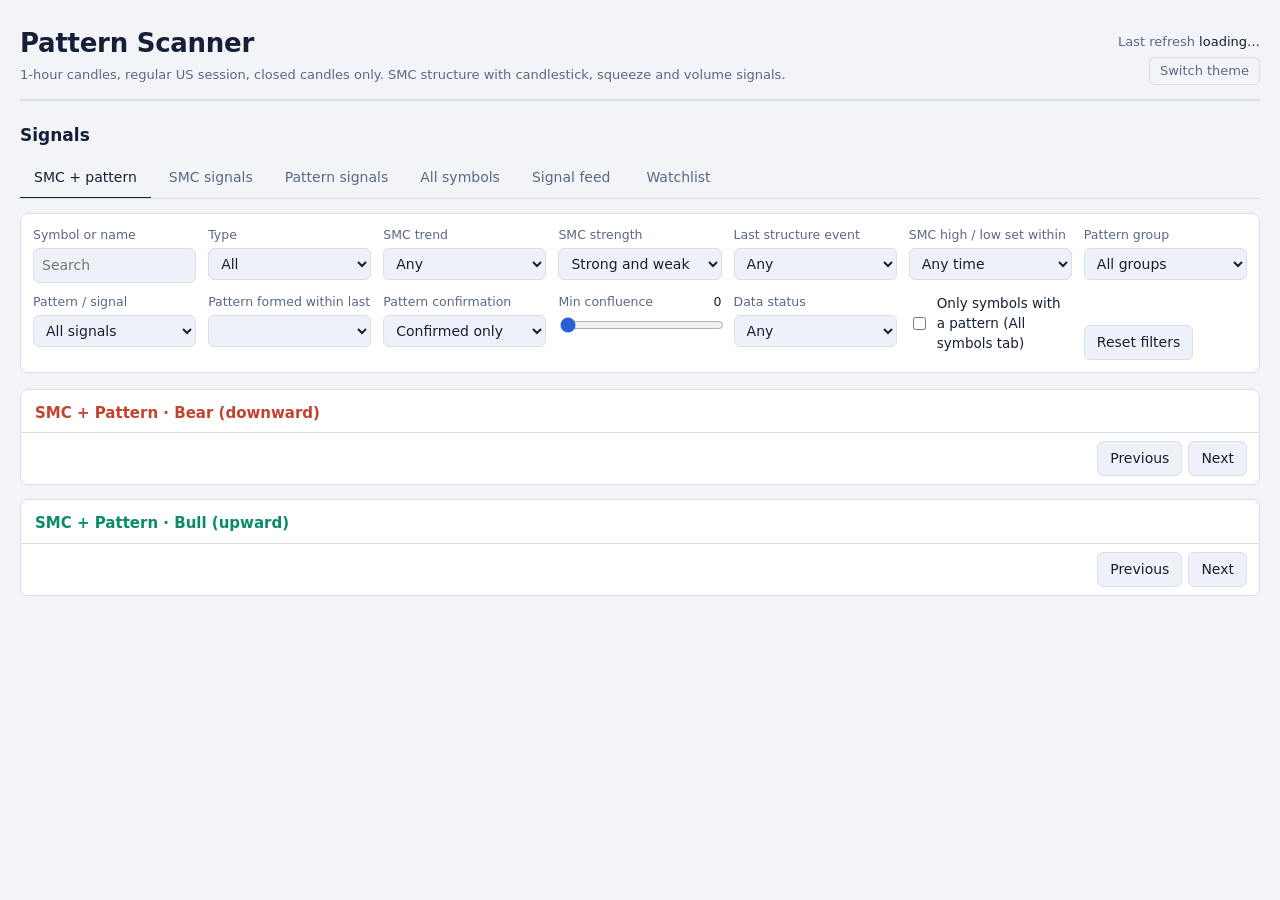
<file: index.html>
<!DOCTYPE html>
<html lang="en">
<head>
<meta charset="utf-8">
<meta http-equiv="refresh" content="0; url=main-dashboard/index.html">
<link rel="canonical" href="main-dashboard/index.html">
<title>Pattern Scanner</title>
</head>
<body>
<p>Opening the scanner… <a href="main-dashboard/index.html">Click here if nothing happens.</a></p>
</body>
</html>
</file>
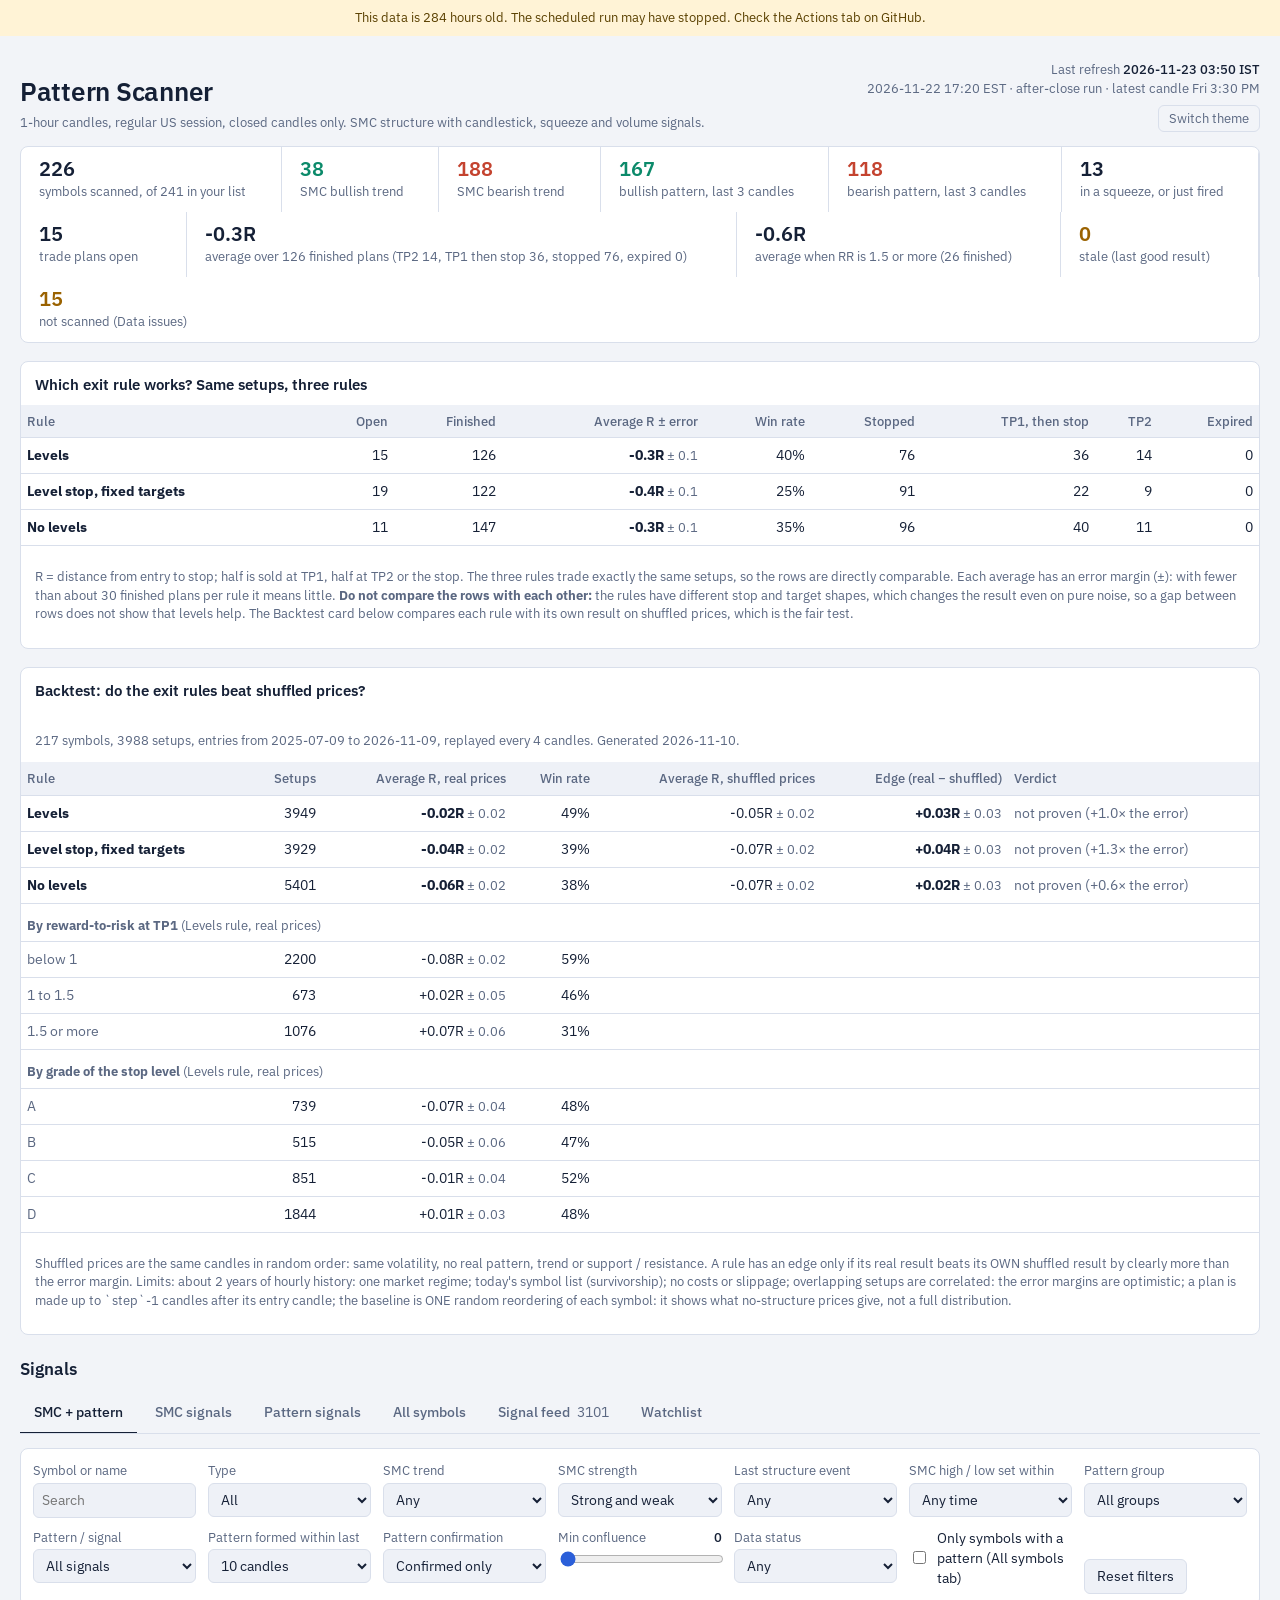
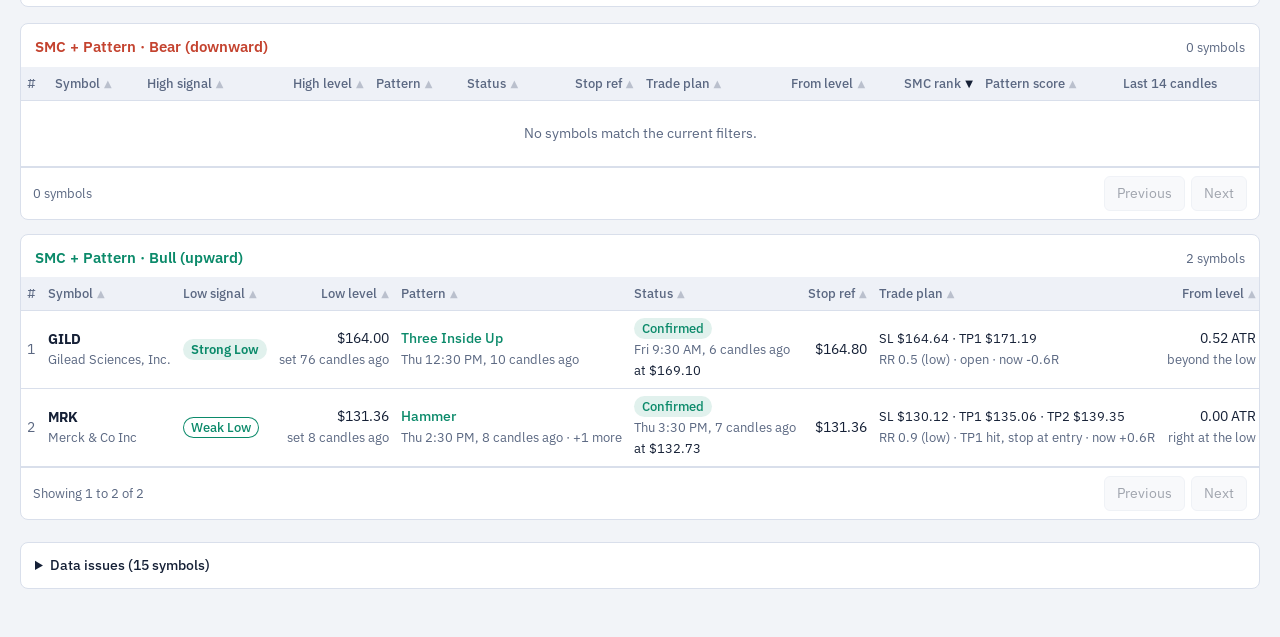
<file: main-dashboard/index.html>
<!DOCTYPE html>
<html lang="en">
<head>
<meta charset="utf-8">
<meta name="viewport" content="width=device-width, initial-scale=1, viewport-fit=cover">
<title>Pattern Scanner</title>
<link rel="preconnect" href="https://fonts.googleapis.com">
<link rel="preconnect" href="https://fonts.gstatic.com" crossorigin>
<link href="https://fonts.googleapis.com/css2?family=IBM+Plex+Sans:wght@400;500;600&display=swap" rel="stylesheet">
<link rel="stylesheet" href="../assets/style.css">
</head>
<body>
<div class="banner err hidden" id="errBanner"></div>
<div class="banner hidden" id="staleBanner"></div>
<div class="wrap">

<header class="top">
  <div>
    <h1>Pattern Scanner</h1>
    <p>1-hour candles, regular US session, closed candles only. SMC structure with candlestick, squeeze and volume signals.</p>
  </div>
  <div class="refresh">
    <div>Last refresh <strong id="refreshIST">loading…</strong></div>
    <div id="refreshSub"></div>
    <button class="theme-btn" id="themeBtn" type="button">Switch theme</button>
  </div>
</header>

<section class="stats" id="stats" aria-label="Scan summary"></section>
<section id="planCompare"></section>
<section id="backtestCard"></section>

<div class="sec"><h2>Signals</h2></div>

<div class="tabs" role="tablist">
  <button class="tab" role="tab" aria-selected="true" data-tab="combo">SMC + pattern</button>
  <button class="tab" role="tab" aria-selected="false" data-tab="smc">SMC signals</button>
  <button class="tab" role="tab" aria-selected="false" data-tab="pat">Pattern signals</button>
  <button class="tab" role="tab" aria-selected="false" data-tab="all">All symbols</button>
  <button class="tab" role="tab" aria-selected="false" data-tab="feed">Signal feed<span class="count" id="feedCount"></span></button>
  <button class="tab" role="tab" aria-selected="false" data-tab="watch">Watchlist<span class="count" id="watchCount"></span></button>
</div>

<section class="filters" aria-label="Filters">
  <div class="field"><label for="fSearch">Symbol or name</label><input id="fSearch" type="search" placeholder="Search"></div>
  <div class="field"><label for="fType">Type</label><select id="fType"><option value="">All</option><option>Stock</option><option>ETF</option></select></div>
  <div class="field"><label for="fSmc">SMC trend</label><select id="fSmc"><option value="">Any</option><option value="BULLISH">Bullish</option><option value="BEARISH">Bearish</option></select></div>
  <div class="field"><label for="fStrength">SMC strength</label><select id="fStrength"><option value="">Strong and weak</option><option value="STRONG">Strong only</option><option value="WEAK">Weak only</option></select></div>
  <div class="field"><label for="fEvent">Last structure event</label><select id="fEvent"><option value="">Any</option><option value="BOS">BOS</option><option value="CHOCH">CHoCH</option></select></div>
  <div class="field"><label for="fAge">SMC high / low set within</label><select id="fAge"><option value="">Any time</option><option value="3">3 candles</option><option value="6">6 candles</option><option value="10">10 candles</option><option value="20">20 candles</option><option value="35">35 candles</option></select></div>
  <div class="field"><label for="fGroup">Pattern group</label><select id="fGroup"><option value="">All groups</option></select></div>
  <div class="field"><label for="fPat">Pattern / signal</label><select id="fPat"><option value="">All signals</option></select></div>
  <div class="field"><label for="fWin">Pattern formed within last</label><select id="fWin"></select></div>
  <div class="field"><label for="fConfirm">Pattern confirmation</label><select id="fConfirm"><option value="confirmed" selected>Confirmed only</option><option value="pending">Pending only</option><option value="any">Confirmed and pending</option></select></div>
  <div class="field"><label for="fConf">Min confluence <span class="val" id="fConfVal">0</span></label><input id="fConf" type="range" min="0" max="90" step="5" value="0"></div>
  <div class="field"><label for="fStatus">Data status</label><select id="fStatus"><option value="">Any</option><option>OK</option><option>STALE</option></select></div>
  <div class="field check"><label><input id="fOnly" type="checkbox"> Only symbols with a pattern (All symbols tab)</label></div>
  <div class="actions"><button class="btn" id="fReset" type="button">Reset filters</button></div>
</section>

<div id="viewCombo"><section class="pair one" id="fullCombo"></section></div>
<div id="viewSmc" class="hidden"><section class="pair" id="fullSmc"></section></div>
<div id="viewPat" class="hidden"><section class="pair" id="fullPat"></section></div>

<div id="viewAll" class="hidden">
  <section class="card">
    <div class="scroll"><table id="tbl" style="min-width:1280px"><thead><tr id="thead"></tr></thead><tbody id="tbody"></tbody></table></div>
    <div class="empty hidden" id="emptyAll"></div>
    <div class="pager"><span class="muted small" id="pagerInfo"></span><div class="btns"><button class="btn" id="prev" type="button">Previous</button><button class="btn" id="next" type="button">Next</button></div></div>
  </section>
</div>

<div id="viewFeed" class="hidden"><section class="card"><ul class="feed" id="feed"></ul><div class="empty hidden" id="emptyFeed"><b>No signals in this window</b>Try a longer window or reset the filters.</div></section></div>

<div id="viewWatch" class="hidden"><section class="card"><div class="scroll"><table id="tblWatch" style="min-width:1280px"><thead><tr id="theadW"></tr></thead><tbody id="tbodyW"></tbody></table></div>
  <div class="empty hidden" id="emptyWatch"><b>Your watchlist is empty</b>Select the star next to a symbol in the All symbols tab. Stars are saved in this browser only.</div></section></div>

<details class="issues" id="issues" hidden>
  <summary id="issuesSummary"></summary>
  <div class="body">
    <p class="muted small">These symbols are not in the tables above. Fix them in <code>shared-data/symbols.csv</code> (the <code>Yahoo Symbol</code> and <code>Active</code> columns) and the next run picks the change up.</p>
    <div class="scroll"><table><thead><tr><th>Symbol</th><th>Yahoo symbol</th><th>Status</th><th>Detail</th></tr></thead><tbody id="issuesBody"></tbody></table></div>
    <p class="muted small" id="csvProblems"></p>
  </div>
</details>

</div>
<script src="../assets/common.js"></script>
<script>
let DATA = null, LIVE = [], META = {};
let watch = getWatch();
const $ = (s, r=document) => r.querySelector(s);
const stockUrl = sym => '../stock/index.html?symbol=' + encodeURIComponent(sym);
const DEFAULT_F = {q:'', type:'', smc:'', strength:'', event:'', age:'', group:'', pat:'', win:10, conf:0, status:'', confirm:'confirmed', only:false};
const state = { tab: 'combo', f: {...DEFAULT_F}, all: {key: 'conf', dir: -1, page: 1, per: 25},
  t: { smcHigh: {key:'rank', dir:-1, page:1}, smcLow: {key:'rank', dir:-1, page:1}, patBull: {key:'score', dir:-1, page:1}, patBear: {key:'score', dir:-1, page:1},
    comboLow: {key:'rank', dir:-1, page:1}, comboHigh: {key:'rank', dir:-1, page:1} } };
const PER = 20;

/* ---------- small cell helpers ---------- */
const SIG = {STRONG_HIGH:['sh','Strong High'], WEAK_HIGH:['wh','Weak High'], STRONG_LOW:['sl','Strong Low'], WEAK_LOW:['wl','Weak Low']};
const sigPill = sig => SIG[sig] ? '<span class="pill ' + SIG[sig][0] + '">' + SIG[sig][1] + '</span>' : '<span class="muted">–</span>';
const EV = {BOS:'BOS', CHOCH:'CHoCH'};
function trendCell(s){
  const m = s.smc || {}, t = m.trend;
  if (t !== 'BULLISH' && t !== 'BEARISH') return '<span class="muted small">Unknown</span>';
  const ev = EV[m.structure_event] ? EV[m.structure_event] + (m.structure_bars_since >= 0 ? ', ' + m.structure_bars_since + ' ago' : '') : '';
  return '<span class="pill ' + (t === 'BULLISH' ? 'bull' : 'bear') + '">' + (t === 'BULLISH' ? 'Bullish' : 'Bearish') + '</span> <span class="muted small">' + esc(ev) + '</span>';
}
const symCell = s => '<a class="symlink" href="' + stockUrl(s.symbol) + '"><b>' + esc(s.symbol) + '</b></a><span class="small muted" title="' + esc(s.name) + '" style="display:block;max-width:130px;white-space:nowrap;overflow:hidden;text-overflow:ellipsis">' + esc(s.name) + '</span>';
const priceCell = s => '$' + money(s.price) + (s.change_pct == null ? '' : '<br><span class="small" style="color:var(--' + (s.change_pct >= 0 ? 'bull' : 'bear') + ')">' + (s.change_pct >= 0 ? '+' : '') + s.change_pct.toFixed(2) + '%</span>');
function confCell(n, dir){ if (!n) return '<span class="muted">0</span>';
  return '<div class="conf"><div class="bar"><i style="width:' + n + '%;background:var(--' + colorVar(dir) + ')"></i></div><span class="n">' + n + '</span></div>'; }
function sqCell(c){ c = c || {}; const st = c.squeeze_state, n = (c.compression_layers || []).length;
  const base = st === 'on' ? '<span class="pill neutral">Squeeze on</span>' : st === 'fired' ? '<span class="pill bull">Squeeze fired</span>' : '<span class="muted small">Off</span>';
  return base + (n >= 3 ? ' <span class="muted small" title="Layers on: ' + esc((c.compression_layers || []).join(', ')) + '">' + n + ' layers</span>' : ''); }
function rvCell(c){ const v = c && c.rel_volume; if (v == null) return '<span class="muted">–</span>';
  const cls = v >= 1.5 ? 'bull' : v <= 0.7 ? 'neutral' : 'none', txt = v >= 1.5 ? 'Spike' : v <= 0.7 ? 'Dry-up' : 'Normal';
  return v.toFixed(2) + 'x <span class="pill ' + cls + '">' + txt + '</span>'; }
function statusCell(s){ return s.scanner_status === 'OK' ? '<span class="pill none">OK</span>'
  : '<span class="pill neutral" title="' + esc(s.scan_error || 'Last scan failed') + '. Showing the previous good result from ' + esc(s.scanned_at || '?') + '.">Stale</span>'; }
function patCell(b, more){
  if (!b) return '<span class="muted">No signal in window</span>';
  return '<div class="patcell ' + b.dir + '"><b>' + esc(b.name) + '</b><span>' + esc(fmtTime(b.time)) + ', ' + agoText(b.since) + (more > 0 ? ' · +' + more + ' more' : '') + '</span></div>';
}
function levelCell(m, key){      // High/Low signal: pill + how long ago the level was set
  const sig = m[key + '_signal'], since = m[key + '_bars_since'];
  if (!SIG[sig]) return '<span class="muted">–</span>';
  return sigPill(sig) + (since != null && since >= 0 ? ' <span class="muted small">' + since + ' ago</span>' : '');
}

/* ---------- filters ---------- */
function symbolOk(s){
  const f = state.f, q = f.q.trim().toLowerCase(), m = s.smc || {};
  return (!q || s.symbol.toLowerCase().includes(q) || (s.name || '').toLowerCase().includes(q))
    && (!f.type || s.type === f.type) && (!f.smc || m.trend === f.smc) && (!f.status || s.scanner_status === f.status)
    && (!f.event || m.structure_event === f.event);
}
/* SMC rows: side 'high' uses the trailing high (Strong/Weak High, bearish rank), 'low' the trailing low. */
function smcRows(side, filtered){
  const key = side === 'high' ? 'top' : 'bottom', f = state.f;
  return (filtered ? LIVE.filter(symbolOk) : LIVE).map(s => {
    const m = s.smc || {}, level = m[key + '_signal_price'];
    return {s, sig: m[key + '_signal'], level, time: m[key + '_signal_time'], since: m[key + '_bars_since'],
      rank: side === 'high' ? m.bearish_rank_score : m.bullish_rank_score,
      away: level ? (side === 'high' ? (level - s.price) / s.price : (s.price - level) / level) * 100 : null};
  }).filter(r => SIG[r.sig]
    && (!filtered || ((!f.strength || r.sig.startsWith(f.strength)) && (f.age === '' || (r.since != null && r.since >= 0 && r.since <= +f.age)))));
}
/* Pattern rows: every symbol with at least one bullish (or bearish) signal in the window that passes the confirmation rule.
   Failed patterns never count. The Top 20 boards always use "confirmed" (patStatus in assets/common.js). */
function patRows(dir, filtered){
  const f = state.f, win = filtered ? f.win : (META.top_board_window || 20), mode = filtered ? f.confirm : 'confirmed';
  const passes = st => mode === 'any' ? st !== 'failed' : mode === 'pending' ? st === 'pending' : (st === 'confirmed' || st === 'trigger');
  return (filtered ? LIVE.filter(symbolOk) : LIVE).map(s => {
    let items = signalsIn(s, win).filter(g => g.dir === dir).map(g => ({g, st: patStatus(s, g)})).filter(x => passes(x.st));
    if (filtered) { if (f.group) items = items.filter(x => x.g.group === f.group); if (f.pat) items = items.filter(x => x.g.name === f.pat); }
    items.sort((x, y) => y.g.score - x.g.score || x.g.since - y.g.since);
    const top = items[0];
    return top ? {s, best: top.g, n: items.length, score: top.g.score, since: top.g.since, status: top.st} : null;
  }).filter(r => r && (!filtered || r.score >= f.conf));
}
const PAT_TIP = "Confirmed only by default: a candle pattern counts once a later candle has closed beyond it (the Handbook's rule). Squeeze, volume, trend and structure signals show as Trigger because the close beyond a level is the signal itself. Failed patterns are never shown. Use the Pattern confirmation filter to see pending ones.";
function patStatusCell(r, dir){
  return r.status === 'confirmed' ? '<span class="pill ' + dir + '">Confirmed</span>'
    : r.status === 'pending' ? '<span class="pill neutral" title="Pattern formed, no later candle has closed beyond it yet">Pending</span>'
    : '<span class="pill none" title="Event signal: the close beyond its level is the trigger itself, nothing further to confirm">Trigger</span>';
}

/* ---------- SMC level + reversal pattern ---------- */
/* Reversal patterns with 3 stars or more in the Handbook ratings (docs/SIGNALS.md), plus Turtle Soup and Undercut & Rally.
   Continuation patterns (windows, three methods, marubozu) are left out on purpose. */
const REV = {
  bull: ['Hammer','Inverted Hammer','Dragonfly Doji','Bullish Engulfing','Piercing Line','Bullish Kicker','Bullish Harami Cross','Bullish Doji Star',
         'Morning Star','Bullish Abandoned Baby','Three White Soldiers','Three Inside Up','Three Outside Up','Bullish Tri-Star','Turtle Soup','Undercut & Rally'],
  bear: ['Shooting Star','Hanging Man','Gravestone Doji','Bearish Engulfing','Dark Cloud Cover','Bearish Kicker','Bearish Harami Cross','Bearish Doji Star',
         'Evening Star','Bearish Abandoned Baby','Three Black Crows','Three Inside Down','Three Outside Down','Bearish Tri-Star','Turtle Soup']
};
const COMBO_ATR = 1;           // the pattern's extreme must be within this many ATR of the SMC level
const COMBO_TREND = 1;         // price must have travelled into the level: the 8 closes before the pattern average at least this many ATR beyond it
const COMBO_RUN = 2;           // drop the setup once price has already run this many ATR away from the pattern (the turn is over, not coming)
const COMBO_TOP_WIN = 10;      // the Top 20 boards only look at patterns formed in the last 10 candles
/* side 'low': Strong/Weak Low + bullish pattern. side 'high': Strong/Weak High + bearish pattern. */
function comboRows(side, filtered){
  const low = side === 'low', key = low ? 'bottom' : 'top', dir = low ? 'bull' : 'bear', f = state.f;
  const win = filtered ? f.win : COMBO_TOP_WIN, out = [];
  (filtered ? LIVE.filter(symbolOk) : LIVE).forEach(s => {
    const m = s.smc || {}, sig = m[key + '_signal'], level = m[key + '_signal_price'], lvSince = m[key + '_bars_since'];
    const atr = (s.context || {}).atr, cs = s.candles || [], n = cs.length;
    if (!SIG[sig] || !sig.endsWith(low ? 'LOW' : 'HIGH') || level == null || !(atr > 0) || !n) return;
    if (filtered && ((f.strength && !sig.startsWith(f.strength)) || (f.age !== '' && !(lvSince != null && lvSince >= 0 && lvSince <= +f.age)))) return;
    const cands = [];
    signalsIn(s, win).forEach(g => {
      if (g.dir !== dir || !REV[dir].includes(g.name) || g.confirm === 'failed') return;
      if (filtered && ((f.group && g.group !== f.group) || (f.pat && g.name !== f.pat) || g.score < f.conf)) return;
      if (lvSince != null && lvSince >= 0 && g.since > lvSince) return;            // pattern must come at or after the level was set
      const end = n - 1 - g.since, a = Math.max(0, end - (g.len - 1)); if (end < 0) return;
      let lo = Infinity, hi = -Infinity;
      for (let i = a; i <= end; i++) { lo = Math.min(lo, cs[i][3]); hi = Math.max(hi, cs[i][2]); }
      const ext = low ? lo : hi, gap = ext - level;
      if (Math.abs(gap) > COMBO_ATR * atr) return;                                  // not at the level
      const pre = cs.slice(Math.max(0, a - 8), a);                                   // the candles before the pattern
      if (pre.length < 4) return;
      const avg = pre.reduce((t, c) => t + c[4], 0) / pre.length;
      if (!((low ? avg - ext : ext - avg) >= COMBO_TREND * atr)) return;            // no real move into the level, so nothing to reverse
      if ((low ? s.price - ext : ext - s.price) > COMBO_RUN * atr) return;          // already ran away, too late
      let status = g.confirm || 'pending', failed = false, confIdx = -1;
      for (let i = end + 1; i < n; i++) {
        if (low ? cs[i][3] < ext : cs[i][2] > ext) { failed = true; break; }       // new low (high) after the pattern: setup is dead
        if (confIdx < 0 && (low ? cs[i][4] > hi : cs[i][4] < lo)) confIdx = i;      // first later candle that closed beyond the pattern = confirmation candle
        if (status === 'pending' && confIdx === i) status = 'confirmed';
      }
      if (failed) return;
      if (status !== 'confirmed') return;                                           // only turns that have already started: a later candle closed beyond the pattern
      cands.push({g, status, confTime: confIdx >= 0 ? cs[confIdx][0] : null, confPrice: confIdx >= 0 ? cs[confIdx][4] : null, confSince: confIdx >= 0 ? n - 1 - confIdx : null, stop: g.stop != null ? g.stop : ext, dist: Math.abs(gap) / atr, above: low ? gap >= 0 : gap <= 0});
    });
    if (!cands.length) return;
    cands.sort((x, y) => y.g.score - x.g.score || x.g.since - y.g.since);
    const c = cands[0];
    out.push({s, sig, level, time: m[key + '_signal_time'], since: lvSince, rank: low ? m.bullish_rank_score : m.bearish_rank_score,
      best: c.g, n: cands.length, status: c.status, confTime: c.confTime, confPrice: c.confPrice, confSince: c.confSince, stop: c.stop, dist: c.dist, above: c.above, score: c.g.score});
  });
  return out;
}

/* ---------- generic compact table ---------- */
const smcCols = side => [
  {k:'sym', t:'Symbol', get: r => r.s.symbol, cell: r => symCell(r.s)},
  {k:'sig', t: side === 'high' ? 'High signal' : 'Low signal', get: r => r.sig, cell: r => sigPill(r.sig)},
  {k:'level', t: side === 'high' ? 'High level' : 'Low level', num:true, get: r => r.level, cell: r => '$' + money(r.level) + '<br><span class="muted small">' + (r.away == null ? '–' : r.away.toFixed(1) + '% ' + (side === 'high' ? 'below' : 'above')) + '</span>'},
  {k:'since', t:'Set', get: r => r.since ?? 999, cell: r => '<span class="small">' + esc(fmtTime(r.time)) + '</span><br><span class="muted small">' + (r.since != null && r.since >= 0 ? agoText(r.since) : '–') + '</span>'},
  {k:'rank', t:'Rank', num:true, get: r => r.rank ?? -1, cell: r => '<b style="color:var(--' + (side === 'high' ? 'bear' : 'bull') + ')">' + (r.rank != null ? Number(r.rank).toFixed(1) : '–') + '</b>'},
  {k:'price', t:'Price', num:true, get: r => r.s.price, cell: r => priceCell(r.s)}
];
const patCols = dir => [
  {k:'sym', t:'Symbol', get: r => r.s.symbol, cell: r => symCell(r.s)},
  {k:'sig', t:'Best signal (newest first)', get: r => r.since, cell: r => patCell(r.best, r.n - 1)},
  {k:'status', t:'Status', get: r => r.status, cell: r => patStatusCell(r, dir)},
  {k:'score', t:'Confluence', get: r => r.score, cell: r => confCell(r.score, dir)},
  {k:'price', t:'Price', num:true, get: r => r.s.price, cell: r => priceCell(r.s)},
  {k:'strip', t:'Last 14 candles', sort:false, cell: r => strip(r.s, r.best)}
];
let PLAN_LIST = [], PLANS = {}, BACKTEST = null;
const isMainRule = p => !p.variant || p.variant === 'levels';
const fmtR = v => (v > 0 ? '+' : '') + Number(v).toFixed(1) + 'R';
const fmtR2 = v => (v > 0 ? '+' : '') + Number(v).toFixed(2) + 'R';   // the backtest differences are small: two decimals
const PLAN_STATE = {open:'open', tp1:'TP1 hit, stop at entry', sl:'stopped out', be:'TP1, then stopped at entry', tp2:'TP2 reached', expired:'expired'};
function planOf(r, dir){ return PLANS[r.s.symbol + '|' + (dir === 'bull' ? 'long' : 'short') + '|' + r.best.name + '|' + r.best.time] || null; }
function planCell(r, dir){
  const p = planOf(r, dir);
  if (!p) return '<span class="muted small" title="No plan: it needs a support/resistance level at least 0.5 ATR away on BOTH sides of the entry, or the setup was confirmed before plans were recorded.">–</span>';
  const good = p.rr1 >= 1.5, result = p.r != null ? fmtR(p.r) : (p.r_live != null ? 'now ' + fmtR(p.r_live) : '');
  return '<span class="small" title="Frozen when the setup was first seen. SL = nearest level on the wrong side (min. 0.5 ATR away) minus 0.2 ATR, never inside the pattern. TP1 / TP2 = the next two levels. After TP1 the stop moves to entry.">SL $' + money(p.sl) + ' &middot; TP1 $' + money(p.tp1) + (p.tp2 != null ? ' &middot; TP2 $' + money(p.tp2) : '') + '</span><br>' +
    '<span class="small" style="color:var(--' + (good ? (dir === 'bull' ? 'bull' : 'bear') : 'muted') + ')">RR ' + Number(p.rr1).toFixed(1) + (good ? '' : ' (low)') + '</span> <span class="muted small">&middot; ' + esc(PLAN_STATE[p.status] || p.status) + (result ? ' &middot; ' + result : '') + '</span>';
}
const comboCols = side => { const low = side === 'low', dir = low ? 'bull' : 'bear'; return [
  {k:'sym', t:'Symbol', get: r => r.s.symbol, cell: r => symCell(r.s)},
  {k:'sig', t: low ? 'Low signal' : 'High signal', get: r => r.sig, cell: r => sigPill(r.sig)},
  {k:'level', t: low ? 'Low level' : 'High level', num:true, get: r => r.level, cell: r => '$' + money(r.level) + '<br><span class="muted small">' + (r.since != null && r.since >= 0 ? 'set ' + agoText(r.since) : '–') + '</span>'},
  {k:'pat', t:'Pattern', get: r => r.best.name, cell: r => patCell(r.best, r.n - 1)},
  {k:'status', t:'Status', get: r => r.status, cell: r => r.status === 'confirmed' ? '<span class="pill ' + dir + '">Confirmed</span>' + (r.confTime ? '<br><span class="muted small" title="The candle that closed beyond the pattern and confirmed it">' + esc(fmtTime(r.confTime)) + ', ' + agoText(r.confSince) + '</span><br><span class="small" title="Closing price of the confirming candle">at $' + money(r.confPrice) + '</span>' : '') : '<span class="pill neutral" title="Pattern formed, no later candle has closed beyond it yet">Pending</span>'},
  {k:'stop', t:'Stop ref', num:true, get: r => r.stop, cell: r => '$' + money(r.stop)},
  {k:'plan', t:'Trade plan', get: r => (planOf(r, dir) || {}).rr1 ?? -1, cell: r => planCell(r, dir)},
  {k:'dist', t:'From level', num:true, get: r => r.dist, cell: r => r.dist.toFixed(2) + ' ATR<br><span class="muted small">' + (r.dist < 0.05 ? 'right at the ' : (r.above ? 'beyond the ' : 'inside the ')) + (low ? 'low' : 'high') + '</span>'},
  {k:'rank', t:'SMC rank', num:true, get: r => r.rank ?? -1, cell: r => '<b style="color:var(--' + (low ? 'bull' : 'bear') + ')">' + (r.rank != null ? Number(r.rank).toFixed(1) : '–') + '</b>'},
  {k:'score', t:'Pattern score', get: r => r.score, cell: r => confCell(r.score, dir)},
  {k:'strip', t:'Last 14 candles', sort:false, cell: r => strip(r.s, r.best)}
]; };
const TABLE_DEFS = {
  smcHigh: {title:'High signals (downward)', cls:'bear', sub:'', cols: () => smcCols('high'), rows: f => smcRows('high', f)},
  smcLow:  {title:'Low signals (upward)', cls:'bull', sub:'', cols: () => smcCols('low'), rows: f => smcRows('low', f)},
  patBull: {title:'Bullish pattern signals', cls:'bull', sub:'', tip: PAT_TIP, cols: () => patCols('bull'), rows: f => patRows('bull', f)},
  comboLow: {title:'SMC + Pattern · Bull (upward)', cls:'bull', tie:(a, b) => b.score - a.score, sub:'', tip:"Strong/Weak Low + bullish reversal pattern (3 stars or more, Turtle Soup, Undercut & Rally) at the low, within 1 ATR, after a real decline into it, no new low since, price not more than 2 ATR away. Confirmed only: a later candle has closed beyond the pattern. Ranked by bullish SMC rank, ties by pattern score.", cols: () => comboCols('low'), rows: f => comboRows('low', f)},
  comboHigh: {title:'SMC + Pattern · Bear (downward)', cls:'bear', tie:(a, b) => b.score - a.score, sub:'', tip:"Strong/Weak High + bearish reversal pattern (3 stars or more, Turtle Soup) at the high, within 1 ATR, after a real rise into it, no new high since, price not more than 2 ATR away. Confirmed only: a later candle has closed beyond the pattern. Ranked by bearish SMC rank, ties by pattern score.", cols: () => comboCols('high'), rows: f => comboRows('high', f)},
  patBear: {title:'Bearish pattern signals', cls:'bear', sub:'', tip: PAT_TIP, cols: () => patCols('bear'), rows: f => patRows('bear', f)}
};
function tableShell(id, d, top){
  return '<div class="tcard"><div class="head"><h3 class="' + d.cls + '"' + (d.tip ? ' title="' + esc(d.tip) + '"' : '') + '>' + (top ? 'Top 20 · ' : '') + d.title + '</h3><span class="cnt" id="' + id + '-cnt"></span>' + (d.sub ? '<p>' + d.sub + '</p>' : '') + '</div>' +
    '<div class="scroll' + (/combo/.test(id) ? '' : ' tall') + '"><table><thead><tr id="' + id + '-head"></tr></thead><tbody id="' + id + '-body"></tbody></table></div>' +
    (top ? '' : '<div class="pager"><span class="muted small" id="' + id + '-info"></span><div class="btns"><button class="btn" data-pg="-1" data-t="' + id + '" type="button">Previous</button><button class="btn" data-pg="1" data-t="' + id + '" type="button">Next</button></div></div>') + '</div>';
}
function renderTable(prefix, id, top){
  const d = TABLE_DEFS[id], cols = d.cols(), st = state.t[id], ids = prefix + id;
  let rows = d.rows(!top);
  const total = rows.length;
  const sk = top ? (/^(smc|combo)/.test(id) ? 'rank' : 'score') : st.key, sd = top ? -1 : st.dir, col = cols.find(c => c.k === sk) || cols[0];
  rows.sort((a, b) => { const va = col.get(a), vb = col.get(b); return (va < vb ? -1 : va > vb ? 1 : 0) * sd || (d.tie ? d.tie(a, b) : 0) || a.s.symbol.localeCompare(b.s.symbol); });
  const pages = Math.max(1, Math.ceil(rows.length / PER)); if (!top && st.page > pages) st.page = pages;
  const start = top ? 0 : (st.page - 1) * PER, slice = top ? rows.slice(0, META.top_board_size || 20) : rows.slice(start, start + PER);
  $('#' + ids + '-head').innerHTML = '<th>#</th>' + cols.map(c => {
    if (top || c.sort === false) return '<th class="' + (c.num ? 'num' : '') + '">' + c.t + '</th>';
    const on = st.key === c.k;
    return '<th class="' + (c.num ? 'num' : '') + '" aria-sort="' + (on ? (st.dir > 0 ? 'ascending' : 'descending') : 'none') + '"><button type="button" data-tsort="' + c.k + '" data-t="' + ids + '">' + c.t + ' <span class="arrow">' + (on ? (st.dir > 0 ? '▲' : '▼') : '▲') + '</span></button></th>';
  }).join('');
  $('#' + ids + '-body').innerHTML = slice.length ? slice.map((r, i) => '<tr class="row" data-sym="' + esc(r.s.symbol) + '"><td class="idx">' + (start + i + 1) + '</td>' +
    cols.map(c => '<td class="' + (c.num ? 'num' : '') + '">' + c.cell(r) + '</td>').join('') + '</tr>').join('')
    : '<tr><td colspan="' + (cols.length + 1) + '" class="muted" style="padding:22px;text-align:center">' + (top ? 'None right now.' : 'No symbols match the current filters.') + '</td></tr>';
  $('#' + ids + '-cnt').textContent = top ? 'showing ' + slice.length + ' of ' + total : total + ' symbols';
  if (!top){
    $('#' + ids + '-info').textContent = rows.length ? 'Showing ' + (start + 1) + ' to ' + (start + slice.length) + ' of ' + rows.length : '0 symbols';
    document.querySelector('[data-t="' + ids + '"][data-pg="-1"]').disabled = st.page <= 1;
    document.querySelector('[data-t="' + ids + '"][data-pg="1"]').disabled = st.page >= pages;
  }
}

/* ---------- All symbols table ---------- */
function view(s){
  const f = state.f;
  let sigs = signalsIn(s, f.win);
  if (f.group) sigs = sigs.filter(g => g.group === f.group);
  if (f.pat) sigs = sigs.filter(g => g.name === f.pat);
  const best = bestOf(sigs);
  return {s, sigs, best, conf: best ? best.score : 0};
}
const ALLCOLS = [
  {k:'star', t:'', sort:false}, {k:'sym', t:'Symbol'}, {k:'price', t:'Price', num:true}, {k:'smc', t:'SMC trend'},
  {k:'high', t:'High signal'}, {k:'low', t:'Low signal'}, {k:'pat', t:'Latest pattern'}, {k:'strip', t:'Last 14 candles', sort:false},
  {k:'sq', t:'Squeeze'}, {k:'rv', t:'Relative volume', num:true}, {k:'conf', t:'Confluence'}, {k:'status', t:'Status'}
];
const allSort = {
  sym: x => x.s.symbol, price: x => x.s.price, smc: x => (x.s.smc || {}).trend || '', high: x => (x.s.smc || {}).bearish_rank_score ?? -1,
  low: x => (x.s.smc || {}).bullish_rank_score ?? -1, pat: x => x.best ? x.best.since : 99,
  sq: x => ({fired:2, on:1, off:0})[(x.s.context || {}).squeeze_state] ?? 0, rv: x => (x.s.context || {}).rel_volume ?? -1,
  conf: x => x.conf, status: x => x.s.scanner_status
};
function head(id){
  $(id).innerHTML = ALLCOLS.map(c => {
    const on = state.all.key === c.k, aria = on ? (state.all.dir > 0 ? 'ascending' : 'descending') : 'none';
    if (c.sort === false) return '<th>' + c.t + '</th>';
    return '<th class="' + (c.num ? 'num' : '') + '" aria-sort="' + aria + '"><button type="button" data-sort="' + c.k + '">' + c.t + ' <span class="arrow">' + (on ? (state.all.dir > 0 ? '▲' : '▼') : '▲') + '</span></button></th>';
  }).join('');
}
function allRowsHtml(list){
  return list.map(x => {
    const r = x.s, m = r.smc || {}, starred = watch.includes(r.symbol);
    return '<tr class="row" data-sym="' + esc(r.symbol) + '">' +
      '<td><button class="star" type="button" aria-pressed="' + starred + '" aria-label="' + (starred ? 'Remove ' : 'Add ') + esc(r.symbol) + (starred ? ' from' : ' to') + ' watchlist" data-star="' + esc(r.symbol) + '">' + (starred ? '★' : '☆') + '</button></td>' +
      '<td class="symcell">' + symCell(r) + '</td><td class="num">' + priceCell(r) + '</td><td>' + trendCell(r) + '</td>' +
      '<td>' + levelCell(m, 'top') + '</td><td>' + levelCell(m, 'bottom') + '</td>' +
      '<td>' + patCell(x.best, x.sigs.length - 1) + '</td><td>' + strip(r, x.best) + '</td><td>' + sqCell(r.context) + '</td>' +
      '<td class="num">' + rvCell(r.context) + '</td><td>' + confCell(x.conf, x.best && x.best.dir) + '</td><td>' + statusCell(r) + '</td></tr>';
  }).join('');
}
function sortAll(list){
  const g = allSort[state.all.key], dir = state.all.dir;
  return list.sort((a, b) => { const va = g(a), vb = g(b); return (va < vb ? -1 : va > vb ? 1 : 0) * dir || a.s.symbol.localeCompare(b.s.symbol); });
}
function allFiltered(){
  const f = state.f, narrowed = !!(f.group || f.pat);
  return LIVE.filter(symbolOk).map(view).filter(x => ((f.only || narrowed) ? x.sigs.length > 0 : true) && x.conf >= f.conf);
}
function renderAllTab(){
  head('#thead');
  const list = sortAll(allFiltered()), a = state.all;
  const pages = Math.max(1, Math.ceil(list.length / a.per)); if (a.page > pages) a.page = pages;
  const start = (a.page - 1) * a.per, slice = list.slice(start, start + a.per);
  $('#tbody').innerHTML = allRowsHtml(slice);
  $('#emptyAll').classList.toggle('hidden', list.length > 0); $('#tbl').classList.toggle('hidden', list.length === 0);
  if (!list.length) $('#emptyAll').innerHTML = LIVE.length ? '<b>No symbols match these filters</b>Reset the filters or lower the minimum confluence.' : '<b>No scan results yet</b>Run the “Scan market” workflow once on GitHub (Actions tab), then reload this page.';
  $('#pagerInfo').textContent = list.length ? 'Showing ' + (start + 1) + ' to ' + (start + slice.length) + ' of ' + list.length + ' symbols' : '0 symbols';
  $('#prev').disabled = a.page <= 1; $('#next').disabled = a.page >= pages;
}

/* ---------- feed + watchlist ---------- */
function renderFeed(){
  const f = state.f, items = [];
  LIVE.filter(symbolOk).forEach(s => signalsIn(s, f.win).forEach(g => { if ((!f.group || g.group === f.group) && (!f.pat || g.name === f.pat) && g.score >= f.conf) items.push({s, g}); }));
  items.sort((a, b) => a.g.since - b.g.since || b.g.score - a.g.score);
  $('#feedCount').textContent = ' ' + items.length;
  const shown = items.slice(0, 400);
  $('#feed').innerHTML = shown.map(({s, g}) => '<li data-open="' + esc(s.symbol) + '"><b>' + esc(s.symbol) + '</b><span class="pill ' + g.dir + '">' + dirLabel(g.dir) + '</span><span>' + esc(g.name) + ' <span class="muted small">with SMC ' + esc(((s.smc || {}).trend || 'unknown').toLowerCase()) + '</span></span><span class="when">' + esc(fmtTime(g.time)) + ', ' + agoText(g.since) + ' · score ' + g.score + '</span></li>').join('')
    + (items.length > shown.length ? '<li class="muted small" style="cursor:default">Showing the newest ' + shown.length + ' of ' + items.length + '. Narrow the filters to see the rest.</li>' : '');
  $('#emptyFeed').classList.toggle('hidden', items.length > 0);
}
function renderWatch(){
  $('#watchCount').textContent = watch.length ? ' ' + watch.length : '';
  head('#theadW');
  const have = LIVE.filter(s => watch.includes(s.symbol));
  $('#tbodyW').innerHTML = allRowsHtml(sortAll(have.map(view)));
  $('#emptyWatch').classList.toggle('hidden', have.length > 0); $('#tblWatch').classList.toggle('hidden', have.length === 0);
}
function renderFull(){ ['comboLow','comboHigh','smcHigh','smcLow','patBull','patBear'].forEach(id => renderTable('f_', id, false)); renderAllTab(); renderFeed(); renderWatch(); }

/* ---------- header, stats, issues ---------- */
function renderHeader(){
  $('#refreshIST').textContent = META.generated_ist || 'no scan yet';
  const rt = META.run_type === 'mid-session' ? 'mid-session run (current candle excluded)' : META.run_type === 'after-close' ? 'after-close run' : 'run';
  $('#refreshSub').textContent = (META.generated_et ? META.generated_et + ' · ' : '') + rt + (META.latest_candle ? ' · latest candle ' + fmtTime(META.latest_candle) : '');
  if (META.generated_at){
    const hrs = (Date.now() - Date.parse(META.generated_at)) / 36e5;
    if (hrs > 30) { const b = $('#staleBanner'); b.textContent = 'This data is ' + Math.round(hrs) + ' hours old. The scheduled run may have stopped. Check the Actions tab on GitHub.'; b.classList.remove('hidden'); }
  }
}
const RULES = [
  ['levels', 'Levels', 'SL and TP1 / TP2 at the next support / resistance (the rule shown in the table above)'],
  ['fixed', 'Level stop, fixed targets', 'the same stop, but TP1 = 1.5R and TP2 = 3R: do level-based targets add anything?'],
  ['atr', 'No levels', 'SL 1.5 ATR beyond entry (or the pattern extreme), TP1 = 1.5R, TP2 = 3R: do levels add anything at all?']];
function planCompareHtml(){
  if (!PLAN_LIST.length) return '';
  const rows = RULES.map(([key, name, tip]) => {
    const all = PLAN_LIST.filter(p => (p.variant || 'levels') === key), fin = all.filter(p => p.r != null);
    const n = fin.length, avg = n ? fin.reduce((t, p) => t + p.r, 0) / n : null;
    const sd = n > 1 ? Math.sqrt(fin.reduce((t, p) => t + (p.r - avg) ** 2, 0) / (n - 1)) : null;
    const cnt = s => fin.filter(p => p.status === s).length;
    return '<tr><td title="' + esc(tip) + '"><b>' + esc(name) + '</b></td><td class="num">' + (all.length - n) + '</td><td class="num">' + n + '</td>' +
      '<td class="num"><b>' + (avg == null ? '–' : fmtR(avg)) + '</b>' + (sd == null ? '' : ' <span class="muted small">&plusmn; ' + (sd / Math.sqrt(n)).toFixed(1) + '</span>') + '</td>' +
      '<td class="num">' + (n ? Math.round(100 * fin.filter(p => p.r > 0).length / n) + '%' : '–') + '</td>' +
      '<td class="num">' + cnt('sl') + '</td><td class="num">' + cnt('be') + '</td><td class="num">' + cnt('tp2') + '</td><td class="num">' + cnt('expired') + '</td></tr>';
  }).join('');
  return '<div class="tcard" style="margin-bottom:18px"><div class="head"><h3>Which exit rule works? Same setups, three rules</h3></div>' +
    '<div class="scroll"><table><thead><tr><th>Rule</th><th class="num">Open</th><th class="num">Finished</th><th class="num">Average R &plusmn; error</th><th class="num">Win rate</th><th class="num">Stopped</th><th class="num">TP1, then stop</th><th class="num">TP2</th><th class="num">Expired</th></tr></thead><tbody>' + rows + '</tbody></table></div>' +
    '<p class="muted small" style="padding:8px 14px 12px">R = distance from entry to stop; half is sold at TP1, half at TP2 or the stop. The three rules trade exactly the same setups, so the rows are directly comparable. ' +
    'Each average has an error margin (&plusmn;): with fewer than about 30 finished plans per rule it means little. <b>Do not compare the rows with each other:</b> the rules have different stop and target shapes, which changes the result even on pure noise, so a gap between rows does not show that levels help. The Backtest card below compares each rule with its own result on shuffled prices, which is the fair test.</p></div>';
}
function backtestHtml(b){
  if (!b || !b.rules) return '';
  const R = (x, f) => x == null ? '–' : (f === 'pct' ? Math.round(100 * x) + '%' : fmtR2(x));
  const pm = x => x == null ? '' : ' <span class="muted small">&plusmn; ' + Number(x).toFixed(2) + '</span>';
  const verdict = (e, n) => n < 30 ? '<span class="muted">too few setups</span>' : e.z == null ? '–' :
    e.z >= 2 ? '<b style="color:var(--bull)">beats noise (' + e.z.toFixed(1) + '&times; the error)</b>' :
    e.z <= -2 ? '<b style="color:var(--bear)">worse than noise (' + e.z.toFixed(1) + '&times;)</b>' :
    '<span class="muted">not proven (' + (e.z > 0 ? '+' : '') + e.z.toFixed(1) + '&times; the error)</span>';
  const rows = RULES.map(([k, name, tip]) => {
    const r = b.rules[k], s = (b.shuffled || {})[k] || {}, e = (b.edge || {})[k] || {};
    return '<tr><td title="' + esc(tip) + '"><b>' + esc(name) + '</b></td><td class="num">' + r.n + '</td><td class="num"><b>' + R(r.avg_r) + '</b>' + pm(r.se) + '</td><td class="num">' + R(r.win, 'pct') + '</td>' +
      '<td class="num">' + R(s.avg_r) + pm(s.se) + '</td><td class="num"><b>' + (e.diff == null ? '–' : fmtR2(e.diff)) + '</b>' + pm(e.se) + '</td><td>' + verdict(e, r.n) + '</td></tr>';
  }).join('');
  const bucket = (title, obj) => '<tr><td colspan="7" class="muted small" style="padding-top:12px"><b>' + title + '</b> (Levels rule, real prices)</td></tr>' +
    Object.entries(obj || {}).filter(([, x]) => x.n > 0).map(([k, x]) => '<tr><td class="muted">' + esc(k) + '</td><td class="num">' + x.n + '</td><td class="num">' + R(x.avg_r) + pm(x.se) + '</td><td class="num">' + R(x.win, 'pct') + '</td><td></td><td></td><td></td></tr>').join('');
  return '<div class="tcard" style="margin-bottom:18px"><div class="head"><h3>Backtest: do the exit rules beat shuffled prices?</h3></div>' +
    '<p class="muted small" style="padding:8px 14px 0">' + b.symbols_done + ' symbols, ' + b.setups + ' setups, entries from ' + esc((b.first_entry || '').slice(0, 10)) + ' to ' + esc((b.last_entry || '').slice(0, 10)) + ', replayed every ' + b.step + ' candles. Generated ' + esc((b.generated_at || '').slice(0, 10)) + '.</p>' +
    '<div class="scroll"><table><thead><tr><th>Rule</th><th class="num">Setups</th><th class="num">Average R, real prices</th><th class="num">Win rate</th><th class="num">Average R, shuffled prices</th><th class="num">Edge (real &minus; shuffled)</th><th>Verdict</th></tr></thead><tbody>' + rows +
    bucket('By reward-to-risk at TP1', b.levels_by_rr) + bucket('By grade of the stop level', b.levels_by_sl_grade) + '</tbody></table></div>' +
    '<p class="muted small" style="padding:8px 14px 12px">Shuffled prices are the same candles in random order: same volatility, no real pattern, trend or support / resistance. A rule has an edge only if its real result beats its OWN shuffled result by clearly more than the error margin. ' +
    'Limits: ' + (b.limits || []).map(esc).join('; ') + '.</p></div>';
}
function renderBacktest(){ $('#backtestCard').innerHTML = backtestHtml(BACKTEST); }
function renderPlanCompare(){ $('#planCompare').innerHTML = planCompareHtml(); }
function planStats(){
  const main = PLAN_LIST.filter(isMainRule), done = main.filter(p => p.r != null), open = main.filter(p => p.r == null);
  if (!main.length) return '<div class="stat"><b>0</b><span>trade plans yet (they start with the next scan)</span></div>';
  const avg = a => a.length ? a.reduce((t, p) => t + p.r, 0) / a.length : null;
  const cnt = s => done.filter(p => p.status === s).length;
  const good = done.filter(p => p.rr1 >= 1.5), a = avg(done), g = avg(good);
  return '<div class="stat"><b>' + open.length + '</b><span>trade plans open</span></div>' +
    '<div class="stat" title="Results in R (1R = entry to stop, half sold at TP1, half at TP2 or the stop). Only finished plans count."><b>' + (a == null ? '–' : fmtR(a)) + '</b><span>average over ' + done.length + ' finished plans (TP2 ' + cnt('tp2') + ', TP1 then stop ' + cnt('be') + ', stopped ' + cnt('sl') + ', expired ' + cnt('expired') + ')</span></div>' +
    '<div class="stat" title="Plans whose reward to TP1 is at least 1.5 times the risk (the book&#39;s minimum)"><b>' + (g == null ? '–' : fmtR(g)) + '</b><span>average when RR is 1.5 or more (' + good.length + ' finished)</span></div>';
}
function renderStats(){
  const fresh = d => LIVE.filter(s => signalsIn(s, 3).some(g => g.dir === d)).length;
  const trend = t => LIVE.filter(s => (s.smc || {}).trend === t).length;
  const c = META.counts || {}, sq = LIVE.filter(s => ['on', 'fired'].includes((s.context || {}).squeeze_state)).length;
  $('#stats').innerHTML =
    '<div class="stat"><b>' + LIVE.length + '</b><span>symbols scanned, of ' + (META.total_symbols ?? DATA.stocks.length) + ' in your list</span></div>' +
    '<div class="stat bull"><b>' + trend('BULLISH') + '</b><span>SMC bullish trend</span></div>' +
    '<div class="stat bear"><b>' + trend('BEARISH') + '</b><span>SMC bearish trend</span></div>' +
    '<div class="stat bull"><b>' + fresh('bull') + '</b><span>bullish pattern, last 3 candles</span></div>' +
    '<div class="stat bear"><b>' + fresh('bear') + '</b><span>bearish pattern, last 3 candles</span></div>' +
    '<div class="stat"><b>' + sq + '</b><span>in a squeeze, or just fired</span></div>' +
    planStats() +
    '<div class="stat warn"><b>' + (c.STALE || 0) + '</b><span>stale (last good result)</span></div>' +
    '<div class="stat warn"><b>' + (DATA.stocks.length - LIVE.length) + '</b><span>not scanned (Data issues)</span></div>';
}
function renderIssues(){
  const bad = DATA.stocks.filter(s => !isLive(s) || s.scanner_status === 'STALE'), probs = META.csv_problems || [];
  $('#issues').hidden = !(bad.length || probs.length);
  $('#issuesSummary').textContent = 'Data issues (' + bad.length + ' symbols' + (probs.length ? ', ' + probs.length + ' CSV problems' : '') + ')';
  const label = {INACTIVE:'Switched off', NO_DATA:'No Yahoo data', ERROR:'Download error', INSUFFICIENT_DATA:'Too few candles', PENDING_SCAN:'Waiting for first scan', STALE:'Stale'};
  $('#issuesBody').innerHTML = bad.map(s => '<tr><td>' + esc(s.symbol) + '</td><td>' + esc(s.yahoo_symbol) + '</td><td>' + esc(label[s.scanner_status] || s.scanner_status) + '</td><td class="muted small">' + esc(s.scan_error || s.notes || '') + '</td></tr>').join('');
  $('#csvProblems').textContent = probs.length ? 'symbols.csv: ' + probs.join(' · ') : '';
}

/* ---------- events ---------- */
function setTab(t){
  state.tab = t;
  document.querySelectorAll('.tab').forEach(b => b.setAttribute('aria-selected', String(b.dataset.tab === t)));
  [['smc','#viewSmc'],['pat','#viewPat'],['combo','#viewCombo'],['all','#viewAll'],['feed','#viewFeed'],['watch','#viewWatch']].forEach(([k, id]) => $(id).classList.toggle('hidden', k !== t));
}
document.addEventListener('click', e => {
  const tab = e.target.closest('.tab'); if (tab) { setTab(tab.dataset.tab); return; }
  const star = e.target.closest('[data-star]');
  if (star) { const s = star.dataset.star; watch = watch.includes(s) ? watch.filter(x => x !== s) : watch.concat(s); setWatch(watch); renderFull(); return; }
  const ts = e.target.closest('[data-tsort]');
  if (ts) { const id = ts.dataset.t.replace(/^f_/, ''), k = ts.dataset.tsort, st = state.t[id]; if (st.key === k) st.dir = -st.dir; else { st.key = k; st.dir = ['sym','sig','trend','pat','status'].includes(k) ? 1 : -1; } st.page = 1; renderTable('f_', id, false); return; }
  const pg = e.target.closest('[data-pg]');
  if (pg) { const id = pg.dataset.t.replace(/^f_/, ''); state.t[id].page += Number(pg.dataset.pg); renderTable('f_', id, false); return; }
  const sb = e.target.closest('[data-sort]');
  if (sb) { const k = sb.dataset.sort, a = state.all; if (a.key === k) a.dir = -a.dir; else { a.key = k; a.dir = ['sym','status','smc','pat'].includes(k) ? 1 : -1; } a.page = 1; renderAllTab(); renderWatch(); return; }
  if (e.target.closest('a')) return;                       // real links (symbol, TradingView) work natively
  const open = e.target.closest('[data-open]') || e.target.closest('tr.row[data-sym]');
  if (open) location.href = stockUrl(open.dataset.open || open.dataset.sym);
});
const FILTER_IDS = {q:'#fSearch', type:'#fType', smc:'#fSmc', strength:'#fStrength', event:'#fEvent', age:'#fAge', group:'#fGroup', pat:'#fPat', win:'#fWin', conf:'#fConf', status:'#fStatus', confirm:'#fConfirm'};
function resetPages(){ Object.values(state.t).forEach(t => t.page = 1); state.all.page = 1; }
function bindFilters(){
  Object.entries(FILTER_IDS).forEach(([key, id]) => $(id).addEventListener('input', e => {
    state.f[key] = (key === 'win' || key === 'conf') ? Number(e.target.value) : e.target.value;
    if (key === 'conf') $('#fConfVal').textContent = e.target.value;
    resetPages(); renderFull();
  }));
  $('#fOnly').addEventListener('change', e => { state.f.only = e.target.checked; state.all.page = 1; renderFull(); });
  $('#fReset').addEventListener('click', () => {
    state.f = {...DEFAULT_F}; resetPages();
    Object.entries(FILTER_IDS).forEach(([key, id]) => { $(id).value = key === 'win' ? '10' : key === 'conf' ? '0' : key === 'confirm' ? 'confirmed' : ''; });
    $('#fConfVal').textContent = '0'; $('#fOnly').checked = false; renderFull();
  });
  $('#prev').addEventListener('click', () => { state.all.page--; renderAllTab(); });
  $('#next').addEventListener('click', () => { state.all.page++; renderAllTab(); });
}
function buildFilterOptions(){
  const wins = META.window_options || [3, 6, 7, 10, 14, 20, 35];
  $('#fWin').innerHTML = wins.map(w => '<option value="' + w + '"' + (w === 10 ? ' selected' : '') + '>' + w + ' candles' + (w === 7 ? ' (about 1 day)' : w === 35 ? ' (5 days)' : '') + '</option>').join('');
  const groups = {}, names = {};
  LIVE.forEach(s => (s.signals || []).forEach(g => { groups[g.group] = 1; (names[g.group] = names[g.group] || {})[g.name] = 1; }));
  const order = ['1-candle','2-candle','3-candle','extended','squeeze','volume','trend','structure','range'];
  const gl = order.filter(g => groups[g]).concat(Object.keys(groups).filter(g => !order.includes(g)));
  $('#fGroup').innerHTML = '<option value="">All groups</option>' + gl.map(g => '<option>' + esc(g) + '</option>').join('');
  $('#fPat').innerHTML = '<option value="">All signals</option>' + gl.map(g => '<optgroup label="' + esc(g) + '">' + Object.keys(names[g]).sort().map(n => '<option>' + esc(n) + '</option>').join('') + '</optgroup>').join('');
}

async function init(){
  bindTheme($('#themeBtn'));
  $('#fullCombo').innerHTML = tableShell('f_comboHigh', TABLE_DEFS.comboHigh, false) + tableShell('f_comboLow', TABLE_DEFS.comboLow, false);
  $('#fullSmc').innerHTML = tableShell('f_smcHigh', TABLE_DEFS.smcHigh, false) + tableShell('f_smcLow', TABLE_DEFS.smcLow, false);
  $('#fullPat').innerHTML = tableShell('f_patBull', TABLE_DEFS.patBull, false) + tableShell('f_patBear', TABLE_DEFS.patBear, false);
  bindFilters();
  try { DATA = await loadData(); }
  catch (e) {
    const b = $('#errBanner'); b.textContent = 'Could not load shared-data/stocks.json (' + e.message + '). If you opened this file straight from your computer, serve the folder instead, for example: python -m http.server';
    b.classList.remove('hidden'); $('#refreshIST').textContent = 'unavailable'; return;
  }
  META = DATA.meta || {}; LIVE = DATA.stocks.filter(isLive);
  BACKTEST = await loadBacktest(); PLAN_LIST = await loadPlans(); PLANS = Object.fromEntries(PLAN_LIST.map(p => [p.id, p]));
  buildFilterOptions(); renderHeader(); renderStats(); renderPlanCompare(); renderBacktest(); renderIssues();
  renderFull();
}
init();
</script>
</body>
</html>
</file>
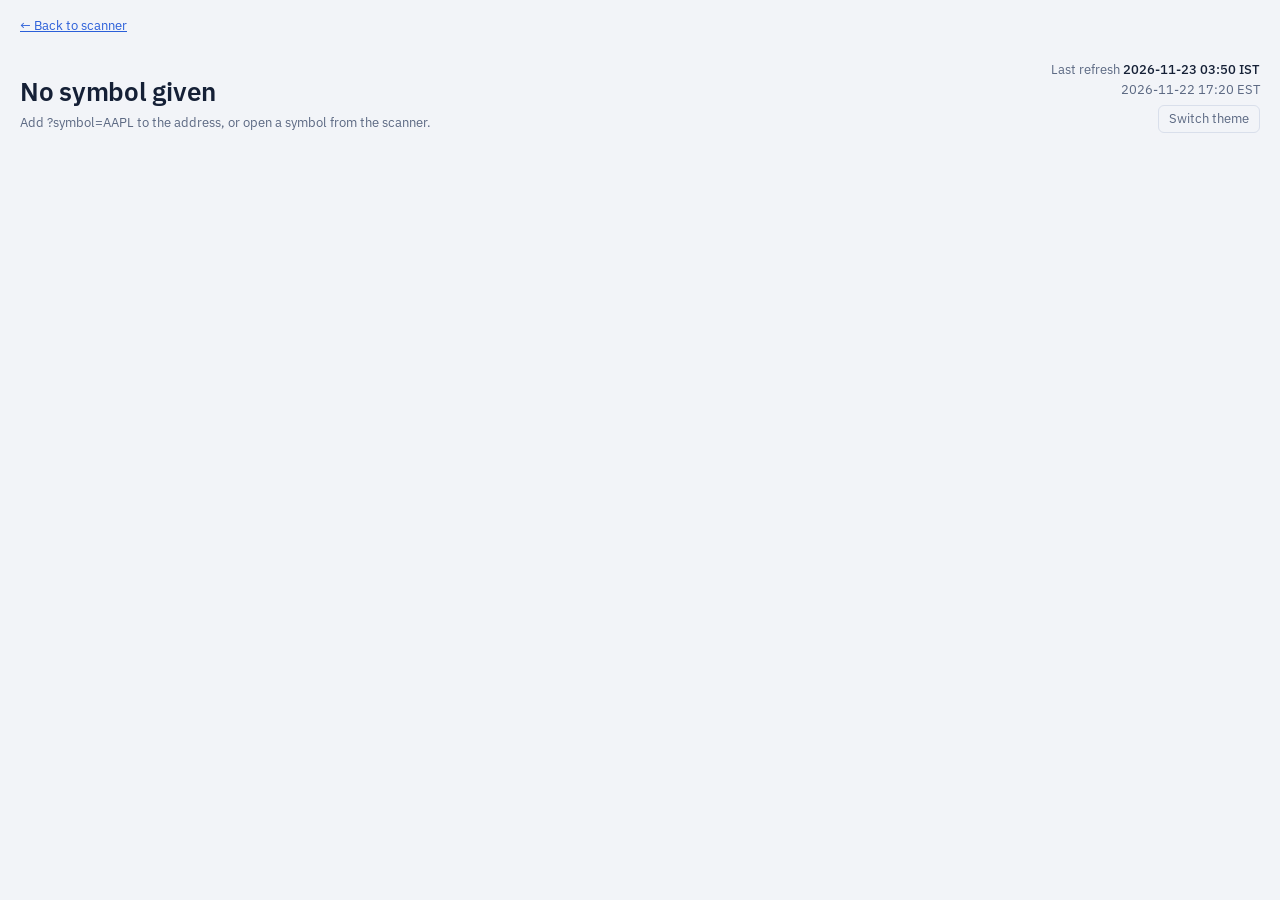
<file: stock/index.html>
<!DOCTYPE html>
<html lang="en">
<head>
<meta charset="utf-8">
<meta name="viewport" content="width=device-width, initial-scale=1, viewport-fit=cover">
<title>Stock detail · Pattern Scanner</title>
<link rel="preconnect" href="https://fonts.googleapis.com">
<link rel="preconnect" href="https://fonts.gstatic.com" crossorigin>
<link href="https://fonts.googleapis.com/css2?family=IBM+Plex+Sans:wght@400;500;600&display=swap" rel="stylesheet">
<link rel="stylesheet" href="../assets/style.css">
</head>
<body>
<div class="banner err hidden" id="errBanner"></div>
<div class="wrap">
<a class="back" href="../main-dashboard/index.html">← Back to scanner</a>
<header class="top">
  <div><h1 id="title">Loading…</h1><p id="subtitle"></p></div>
  <div class="refresh"><div>Last refresh <strong id="refreshIST"></strong></div><div id="refreshSub"></div>
    <button class="theme-btn" id="themeBtn" type="button">Switch theme</button></div>
</header>
<div id="content" class="hidden">
  <section class="stats" id="stats"></section>
  <section class="panel" style="margin-bottom:14px"><h2>Last 40 hourly candles</h2><div class="chartbox" id="chart"></div>
    <p class="muted small" style="margin:6px 0 0">▲ bullish and ▼ bearish markers sit under or over the last candle of each signal. Dashed lines are the stop references of the three most recent directional signals.</p></section>
  <div class="cols2">
    <section class="panel"><h2>SMC market structure</h2><dl class="kv" id="smc"></dl></section>
    <section class="panel"><h2>Readings</h2><dl class="kv" id="ctx"></dl></section>
    <section class="panel"><h2>Why the top score</h2><div id="why"></div></section>
  </div>
  <section class="card" id="lvlCard"><div style="padding:14px 16px 4px"><b>Support &amp; resistance levels</b> <span class="muted small" id="lvlMeta"></span></div><div class="scroll"><table class="sig-table" style="min-width:760px"><thead><tr><th>Role</th><th class="num">Level</th><th>Grade</th><th class="num">Score</th><th class="num">Visits / candles</th><th class="num">Hold rate</th><th class="num">From price</th><th>Notes</th></tr></thead><tbody id="lvls"></tbody></table></div></section>
  <section class="card"><div style="padding:14px 16px 4px"><b>All signals, last <span id="storeBars">35</span> candles</b></div><div class="scroll"><table class="sig-table" style="min-width:760px"><thead><tr><th>Signal</th><th>Group</th><th>Direction</th><th>Formed (candle start)</th><th class="num">Ago</th><th class="num">Stop ref.</th><th>Confirmation</th><th class="num">Score</th></tr></thead><tbody id="sigs"></tbody></table></div></section>
  <p class="muted small" id="notes"></p>
</div>
</div>
<script src="../assets/common.js"></script>
<script>
const $ = s => document.querySelector(s);
const q = new URLSearchParams(location.search).get('symbol');

function chart(stock){
  const cs = stock.candles || []; if (!cs.length) return '<p class="muted">No candles saved.</p>';
  const W = 22, H = 260, padL = 54, padB = 36, n = cs.length, width = padL + n * W + 10;
  const sigs = (stock.signals || []);
  const stops = sigs.filter(g => g.stop != null).slice(0, 3);
  let hi = Math.max(...cs.map(c => c[2])), lo = Math.min(...cs.map(c => c[3]));
  stops.forEach(g => { hi = Math.max(hi, g.stop); lo = Math.min(lo, g.stop); });
  const pad = (hi - lo) * 0.06 || 1; hi += pad; lo -= pad;
  const y = v => 8 + (hi - v) / (hi - lo) * (H - 16);
  let s = '<svg width="' + width + '" height="' + (H + padB) + '" viewBox="0 0 ' + width + ' ' + (H + padB) + '" role="img" aria-label="Candle chart">';
  for (let i = 0; i <= 4; i++) { const v = lo + (hi - lo) * i / 4, yy = y(v); s += '<line x1="' + padL + '" x2="' + width + '" y1="' + yy + '" y2="' + yy + '" stroke="var(--line)"/><text x="' + (padL - 6) + '" y="' + (yy + 4) + '" text-anchor="end" font-size="11" fill="var(--muted)">' + v.toFixed(v >= 100 ? 1 : 2) + '</text>'; }
  cs.forEach((c, i) => {
    const x = padL + i * W + W / 2, col = c[4] >= c[1] ? 'var(--bull)' : 'var(--bear)';
    s += '<line x1="' + x + '" x2="' + x + '" y1="' + y(c[2]) + '" y2="' + y(c[3]) + '" stroke="' + col + '"/>';
    s += '<rect x="' + (x - 6) + '" y="' + y(Math.max(c[1], c[4])) + '" width="12" height="' + Math.max(1.5, Math.abs(y(c[1]) - y(c[4]))) + '" fill="' + col + '"/>';
    if (c[0].endsWith('09:30') || i === 0) { const d = c[0].slice(5, 10); s += '<line x1="' + (x - W/2) + '" x2="' + (x - W/2) + '" y1="8" y2="' + H + '" stroke="var(--line)" stroke-dasharray="2 4"/><text x="' + (x - W/2 + 2) + '" y="' + (H + 14) + '" font-size="10" fill="var(--muted)">' + d + '</text>'; }
  });
  stops.forEach(g => { s += '<line x1="' + padL + '" x2="' + width + '" y1="' + y(g.stop) + '" y2="' + y(g.stop) + '" stroke="var(--' + colorVar(g.dir) + ')" stroke-dasharray="5 4" opacity=".7"/>'; });
  const seen = {};
  sigs.forEach(g => {
    if (g.dir === 'neutral') return;
    const i = n - 1 - g.since; if (i < 0) return;
    const k = i + g.dir; if (seen[k]) return; seen[k] = 1;
    const x = padL + i * W + W / 2, c = cs[i];
    if (g.dir === 'bull') s += '<text x="' + x + '" y="' + (y(c[3]) + 15) + '" text-anchor="middle" font-size="12" fill="var(--bull)"><title>' + esc(g.name) + '</title>▲</text>';
    else s += '<text x="' + x + '" y="' + (y(c[2]) - 5) + '" text-anchor="middle" font-size="12" fill="var(--bear)"><title>' + esc(g.name) + '</title>▼</text>';
  });
  return s + '</svg>';
}
function kv(pairs){ return pairs.map(([k, v]) => '<dt>' + esc(k) + '</dt><dd>' + v + '</dd>').join(''); }
const yn = v => v ? 'yes' : 'no';

async function init(){
  bindTheme($('#themeBtn'));
  let data;
  try { data = await loadData(); } catch (e) { const b = $('#errBanner'); b.textContent = 'Could not load stocks.json (' + e.message + ').'; b.classList.remove('hidden'); $('#title').textContent = 'Unavailable'; return; }
  const meta = data.meta || {};
  $('#refreshIST').textContent = meta.generated_ist || ''; $('#refreshSub').textContent = meta.generated_et || '';
  $('#storeBars').textContent = meta.store_bars || 35;
  const s = data.stocks.find(x => x.symbol.toUpperCase() === (q || '').toUpperCase());
  if (!s) { $('#title').textContent = q ? 'Symbol “' + q + '” is not in your list' : 'No symbol given'; $('#subtitle').textContent = 'Add ?symbol=AAPL to the address, or open a symbol from the scanner.'; return; }
  document.title = s.symbol + ' · Pattern Scanner';
  $('#title').textContent = s.symbol + ' · ' + s.name;
  $('#subtitle').textContent = s.type + ' · Yahoo: ' + s.yahoo_symbol + ' · status ' + s.scanner_status + (s.scan_error ? ' (' + s.scan_error + ')' : '');
  if (!isLive(s)) { $('#subtitle').textContent += s.notes ? ' · ' + s.notes : ''; return; }
  $('#content').classList.remove('hidden');
  const c = s.context || {}, m = s.smc || {}, sigs = (s.signals || []).slice().sort((a, b) => a.since - b.since || b.score - a.score);
  const top = sigs.slice().sort((a, b) => b.score - a.score)[0], chg = s.change_pct;
  $('#stats').innerHTML =
    '<div class="stat"><b>$' + money(s.price) + '</b><span>last close ' + esc(fmtTime(s.last_bar_time)) + ' ' + esc(tzShort(s.tz)) + '</span></div>' +
    '<div class="stat ' + (chg >= 0 ? 'bull' : 'bear') + '"><b>' + (chg == null ? '–' : (chg >= 0 ? '+' : '') + chg.toFixed(2) + '%') + '</b><span>vs previous session close</span></div>' +
    '<div class="stat bull"><b>' + ((s.scores || {}).bull || 0) + '</b><span>best bullish score</span></div>' +
    '<div class="stat bear"><b>' + ((s.scores || {}).bear || 0) + '</b><span>best bearish score</span></div>' +
    '<div class="stat"><b>' + sigs.length + '</b><span>signals in last ' + (meta.store_bars || 35) + ' candles</span></div>';
  $('#chart').innerHTML = chart(s);
  const sigName = v => ({STRONG_HIGH:'Strong High', WEAK_HIGH:'Weak High', STRONG_LOW:'Strong Low', WEAK_LOW:'Weak Low'})[v] || 'none';
  const lvl = (sig, price, time, since) => sig && sig !== 'NO_SIGNAL' ? '<b>' + sigName(sig) + '</b> at $' + money(price) + (since != null && since >= 0 ? ', set ' + agoText(since) : '') + (time ? ' (' + esc(fmtTime(time)) + ')' : '') : 'none';
  $('#smc').innerHTML = kv([
    ['Trend', '<span class="pill ' + (m.trend === 'BULLISH' ? 'bull' : m.trend === 'BEARISH' ? 'bear' : 'none') + '">' + esc(m.trend || 'UNKNOWN') + '</span>'],
    ['Last structure event', esc(m.structure_event === 'CHOCH' ? 'CHoCH' : (m.structure_event || 'none')) + (m.structure_bars_since >= 0 ? ', ' + agoText(m.structure_bars_since) : '') + (m.last_structure_time ? ' (' + esc(fmtTime(m.last_structure_time)) + ')' : '')],
    ['High signal (downward)', lvl(m.top_signal, m.top_signal_price, m.top_signal_time, m.top_bars_since)],
    ['High rank score', m.bearish_rank_score != null ? Number(m.bearish_rank_score).toFixed(1) : '–'],
    ['Low signal (upward)', lvl(m.bottom_signal, m.bottom_signal_price, m.bottom_signal_time, m.bottom_bars_since)],
    ['Low rank score', m.bullish_rank_score != null ? Number(m.bullish_rank_score).toFixed(1) : '–'],
    ['Active swing high', money(m.active_swing_high)], ['Active swing low', money(m.active_swing_low)]]);
  $('#ctx').innerHTML = kv([
    ['Squeeze', esc(c.squeeze_state || '–')], ['Bollinger squeeze', c.bb_squeeze ? yn(c.bb_squeeze.on) + (c.bb_squeeze.on ? ' (' + c.bb_squeeze.bars + ' candles)' : '') : '–'],
    ['TTM squeeze', c.ttm_squeeze ? yn(c.ttm_squeeze.on) + (c.ttm_squeeze.momentum_dir ? ', momentum ' + esc(c.ttm_squeeze.momentum_dir) : '') : '–'],
    ['ATR contraction', yn(c.atr_contraction)], ['Volatility contraction', yn(c.hv_contraction)], ['Volume dry-up', yn(c.volume_dry_up)],
    ['Donchian squeeze', yn(c.donchian_squeeze)], ['MA ribbon squeeze', yn(c.ma_ribbon_squeeze)],
    ['Relative volume', (c.rel_volume ?? '–') + 'x (vs same time slot)'], ['ADX', (c.adx ?? '–') + ' ' + esc(c.adx_state || '')], ['Choppiness', c.choppiness ?? '–'],
    ['OBV / A-D', esc(c.obv_divergence || '–') + ' / ' + esc(c.ad_divergence || '–') + ' divergence'], ['CMF', (c.cmf ?? '–') + ' ' + esc(c.cmf_state || '')],
    ['Price vs Ichimoku cloud', esc(c.ichimoku_cloud || '–')], ['ATR', (c.atr ?? '–') + ' (' + (c.atr_pct ?? '–') + '% of price)']]);
  $('#why').innerHTML = top && top.parts ? '<p class="small" style="margin:0 0 6px"><b>' + esc(top.name) + '</b> · ' + dirLabel(top.dir) + ' · score ' + top.score + '</p>' +
    PART_LABELS.map(([k, label, max], i) => '<div class="break"><span>' + label + '</span><div class="b"><i style="width:' + (top.parts[i] / max * 100) + '%"></i></div><span>' + top.parts[i] + '/' + max + '</span></div>').join('') : '<p class="muted">No signals to score.</p>';
  const lvList = s.levels || [], lm = s.levels_meta || {};
  $('#lvlMeta').textContent = lvList.length ? '(' + lvList.length + ' kept from ' + (lm.candidates || 0) + ' candidates, ' + (lm.bars || 0) + ' hourly candles analysed; grade A = better than ~95% of levels found in random prices; it is evidence, not a probability)' : '';
  const lvRow = l => {
    const notes = [].concat(l.flipped ? ['flipped' + (l.flip_ago != null ? ' ' + agoText(l.flip_ago) : '')] : [], l.fresh ? ['fresh'] : [], l.sweeps ? ['sweeps ' + l.sweeps] : [], l.breaks ? ['breaks ' + l.breaks] : [], (l.tags || []));
    const dist = l.dist_atr == null ? '–' : (l.dist_atr > 0 ? '+' : '') + l.dist_atr + ' ATR';
    return '<tr><td><span class="pill ' + (l.role === 'S' ? 'bull' : 'bear') + '">' + (l.role === 'S' ? 'Support' : 'Resistance') + '</span></td><td class="num"><b>$' + money(l.price) + '</b></td><td>' + esc(l.grade) + '</td><td class="num">' + l.score + '</td><td class="num">' + l.visits + ' / ' + l.candles + '</td><td class="num">' + (l.hold == null ? '–' : l.hold + '%') + '</td><td class="num">' + dist + '</td><td class="muted small">' + esc(notes.join(', ')) + '</td></tr>';
  };
  const above = lvList.filter(l => l.price >= s.price), below = lvList.filter(l => l.price < s.price);
  $('#lvls').innerHTML = lvList.length ? above.map(lvRow).join('') + '<tr><td colspan="8" class="muted small" style="text-align:center">— current price $' + money(s.price) + ' —</td></tr>' + below.map(lvRow).join('') : '<tr><td colspan="8" class="muted">No levels yet. They appear after the next scan.</td></tr>';
  $('#sigs').innerHTML = sigs.map(g => {
    const extra = g.zone ? ' <span class="muted small">gap ' + money(g.zone[0]) + ' to ' + money(g.zone[1]) + ', ' + esc(g.status) + '</span>' : g.price_vs_cloud ? ' <span class="muted small">price ' + esc(g.price_vs_cloud) + ' cloud</span>' : '';
    const cf = g.confirm ? '<span class="pill ' + (g.confirm === 'confirmed' ? 'bull' : g.confirm === 'failed' ? 'bear' : 'none') + '">' + esc(g.confirm) + '</span>' : '<span class="muted">n/a</span>';
    return '<tr><td>' + esc(g.name) + extra + '</td><td class="muted">' + esc(g.group) + '</td><td><span class="pill ' + g.dir + '">' + dirLabel(g.dir) + '</span></td><td>' + esc(fmtTime(g.time)) + '</td><td class="num">' + g.since + '</td><td class="num">' + (g.stop != null ? '$' + money(g.stop) : '<span class="muted">n/a</span>') + '</td><td>' + cf + '</td><td class="num">' + g.score + '</td></tr>';
  }).join('') || '<tr><td colspan="8" class="muted">Nothing fired in this period.</td></tr>';
  $('#notes').innerHTML = (s.notes ? 'Note from symbols.csv: ' + esc(s.notes) + ' · ' : '') + '<a href="' + esc(safeUrl(s.tradingview_url)) + '" target="_blank" rel="noopener">Open on TradingView</a>. Not financial advice.';
}
init();
</script>
</body>
</html>
</file>
<file: assets/style.css>
:root {
  --bg: #f2f4f8; --surface: #ffffff; --surface-2: #eef1f7; --line: #d9dfeb;
  --text: #152036; --muted: #5b6882;
  --bull: #0b8a6a; --bull-soft: rgba(11,138,106,.12);
  --bear: #c4432f; --bear-soft: rgba(196,67,47,.12);
  --amber: #9a6200; --amber-soft: rgba(154,98,0,.13);
  --focus: #2b5fd9; --banner: #fff3d6; --banner-text: #5a4000;
  --font: "IBM Plex Sans", system-ui, -apple-system, "Segoe UI", Roboto, sans-serif;
}
@media (prefers-color-scheme: dark) {
  :root:not([data-theme="light"]) {
    --bg: #0d1320; --surface: #141c2c; --surface-2: #1a2438; --line: #26324a; --text: #e5eaf4; --muted: #8b98b2;
    --bull: #3ecfa5; --bull-soft: rgba(62,207,165,.14); --bear: #ff7b6a; --bear-soft: rgba(255,123,106,.14);
    --amber: #e9b44c; --amber-soft: rgba(233,180,76,.15); --focus: #7ba2ff; --banner: #3a2f10; --banner-text: #f3dca0;
  }
}
:root[data-theme="dark"] {
  --bg: #0d1320; --surface: #141c2c; --surface-2: #1a2438; --line: #26324a; --text: #e5eaf4; --muted: #8b98b2;
  --bull: #3ecfa5; --bull-soft: rgba(62,207,165,.14); --bear: #ff7b6a; --bear-soft: rgba(255,123,106,.14);
  --amber: #e9b44c; --amber-soft: rgba(233,180,76,.15); --focus: #7ba2ff; --banner: #3a2f10; --banner-text: #f3dca0;
}
html { height: 100%; }
*, *::before, *::after { box-sizing: border-box; }
body { margin: 0; min-height: 100%; background: var(--bg); color: var(--text);
  font: 400 14px/1.5 var(--font); font-variant-numeric: tabular-nums;
  padding-top: env(safe-area-inset-top, 0px); padding-bottom: env(safe-area-inset-bottom, 0px); }
button, input, select { font: inherit; color: inherit; }
a { color: var(--focus); }
:focus-visible { outline: 2px solid var(--focus); outline-offset: 2px; border-radius: 4px; }
.wrap { max-width: 1760px; margin: 0 auto; padding: 0 20px 48px; }
.banner { background: var(--banner); color: var(--banner-text); padding: 8px 20px; font-size: 13px; text-align: center; }
.banner.err { background: var(--bear-soft); color: var(--bear); }
header.top { display: flex; flex-wrap: wrap; align-items: flex-end; justify-content: space-between; gap: 12px 24px; padding: 24px 0 14px; }
header.top h1 { margin: 0; font-size: 26px; font-weight: 600; letter-spacing: -.01em; }
header.top p { margin: 2px 0 0; color: var(--muted); font-size: 13px; }
.refresh { text-align: right; font-size: 13px; color: var(--muted); }
.refresh strong { color: var(--text); font-weight: 500; }
.theme-btn { background: none; border: 1px solid var(--line); border-radius: 6px; padding: 3px 10px; cursor: pointer; color: var(--muted); margin-top: 6px; }
.theme-btn:hover { color: var(--text); }
.stats { display: flex; flex-wrap: wrap; border: 1px solid var(--line); border-radius: 8px; background: var(--surface); overflow: hidden; margin-bottom: 18px; }
.stat { padding: 10px 18px; border-right: 1px solid var(--line); min-width: 120px; flex: 1 1 auto; }
.stat:last-child { border-right: 0; }
.stat b { display: block; font-size: 20px; font-weight: 600; line-height: 1.2; }
.stat span { font-size: 12.5px; color: var(--muted); }
.stat.bull b { color: var(--bull); } .stat.bear b { color: var(--bear); } .stat.warn b { color: var(--amber); }
.tabs { display: flex; gap: 4px; border-bottom: 1px solid var(--line); margin-bottom: 14px; }
.tab { background: none; border: 0; padding: 9px 14px; cursor: pointer; color: var(--muted); font-weight: 500; border-bottom: 2px solid transparent; margin-bottom: -1px; }
.tab[aria-selected="true"] { color: var(--text); border-bottom-color: var(--text); }
.tab .count { color: var(--muted); font-weight: 400; margin-left: 4px; }
.filters { display: grid; grid-template-columns: repeat(auto-fit, minmax(150px, 1fr)); gap: 10px 12px; background: var(--surface); border: 1px solid var(--line); border-radius: 8px; padding: 12px; margin-bottom: 16px; }
.field label { display: block; font-size: 12.5px; color: var(--muted); margin-bottom: 3px; }
.field input[type=search], .field select { width: 100%; background: var(--surface-2); border: 1px solid var(--line); border-radius: 6px; padding: 6px 8px; }
.field input[type=range] { width: 100%; accent-color: var(--focus); }
.field .val { float: right; color: var(--text); font-weight: 500; }
.field.check { display: flex; align-items: flex-end; }
.field.check label { display: flex; gap: 8px; align-items: center; margin: 0; color: var(--text); font-size: 13.5px; padding-bottom: 6px; cursor: pointer; }
.filters .actions { display: flex; align-items: flex-end; }
.btn { background: var(--surface-2); border: 1px solid var(--line); border-radius: 6px; padding: 6px 12px; cursor: pointer; }
.btn:hover { border-color: var(--muted); } .btn[disabled] { opacity: .4; cursor: default; }
.boards { display: grid; grid-template-columns: repeat(auto-fit, minmax(340px, 1fr)); gap: 14px; margin-bottom: 18px; }
.board { background: var(--surface); border: 1px solid var(--line); border-radius: 8px; padding: 12px 14px 6px; }
.board h2 { margin: 0 0 2px; font-size: 15px; font-weight: 600; }
.board h2.bull { color: var(--bull); } .board h2.bear { color: var(--bear); }
.board .sub { margin: 0 0 6px; font-size: 12.5px; color: var(--muted); }
.board ol { list-style: none; margin: 0; padding: 0; max-height: 560px; overflow-y: auto; }
.board li { display: grid; grid-template-columns: 78px 1fr auto 34px; align-items: center; gap: 8px; padding: 6px 0; border-top: 1px solid var(--line); cursor: pointer; }
.board li:hover { background: var(--surface-2); }
.board .sym { font-weight: 600; overflow: hidden; text-overflow: ellipsis; }
.board .pat { font-size: 12.5px; color: var(--muted); line-height: 1.25; }
.board .pat b { color: var(--text); font-weight: 500; display: block; }
.board .score { text-align: right; font-weight: 600; }
.card { background: var(--surface); border: 1px solid var(--line); border-radius: 8px; }
.scroll { overflow-x: auto; }
table { width: 100%; border-collapse: collapse; min-width: 1060px; }
th, td { padding: 8px 10px; text-align: left; vertical-align: middle; border-bottom: 1px solid var(--line); }
th { font-weight: 500; color: var(--muted); font-size: 12.5px; white-space: nowrap; background: var(--surface-2); }
th button { background: none; border: 0; cursor: pointer; color: inherit; font-weight: 500; padding: 0; display: inline-flex; gap: 4px; align-items: center; }
th button:hover { color: var(--text); }
th .arrow { font-size: 10px; opacity: .35; } th[aria-sort="ascending"] .arrow, th[aria-sort="descending"] .arrow { opacity: 1; color: var(--text); }
tbody tr.row { cursor: pointer; } tbody tr.row:hover { background: var(--surface-2); }
tr.detail td { background: var(--surface-2); padding: 14px 16px 18px; }
td.num, th.num { text-align: right; }
.star { background: none; border: 0; cursor: pointer; font-size: 17px; line-height: 1; color: var(--muted); padding: 2px 4px; }
.star[aria-pressed="true"] { color: var(--amber); }
.symcell b { font-weight: 600; display: block; }
.symcell span { font-size: 12.5px; color: var(--muted); display: block; max-width: 170px; white-space: nowrap; overflow: hidden; text-overflow: ellipsis; }
.pill { display: inline-block; padding: 1px 8px; border-radius: 999px; font-size: 12.5px; font-weight: 500; white-space: nowrap; }
.pill.bull { background: var(--bull-soft); color: var(--bull); } .pill.bear { background: var(--bear-soft); color: var(--bear); }
.pill.neutral { background: var(--amber-soft); color: var(--amber); } .pill.none { background: var(--surface-2); color: var(--muted); }
.muted { color: var(--muted); } .small { font-size: 12.5px; }
.patcell b { font-weight: 500; display: block; white-space: nowrap; }
.patcell.bull b { color: var(--bull); } .patcell.bear b { color: var(--bear); } .patcell.neutral b { color: var(--amber); }
.patcell span { font-size: 12.5px; color: var(--muted); }
.conf { display: flex; align-items: center; gap: 8px; min-width: 120px; }
.conf .bar { flex: 1; height: 6px; background: var(--line); border-radius: 3px; overflow: hidden; }
.conf .bar i { display: block; height: 100%; border-radius: 3px; }
.conf .n { width: 26px; text-align: right; font-weight: 600; }
svg.strip { display: block; }
.pager { display: flex; justify-content: space-between; align-items: center; padding: 10px 14px; gap: 10px; flex-wrap: wrap; }
.pager .btns { display: flex; gap: 6px; }
.detail-grid { display: grid; grid-template-columns: minmax(320px, 2fr) minmax(240px, 1fr); gap: 20px; }
.detail h3 { margin: 0 0 6px; font-size: 13.5px; font-weight: 600; }
.sig-table { min-width: 0; } .sig-table th { background: transparent; padding: 4px 8px; }
.sig-table td { padding: 5px 8px; font-size: 13px; }
.break { display: grid; grid-template-columns: 110px 1fr 40px; gap: 8px; align-items: center; font-size: 13px; margin: 4px 0; }
.break .b { height: 6px; background: var(--line); border-radius: 3px; overflow: hidden; }
.break .b i { display: block; height: 100%; background: var(--focus); }
.kv { display: grid; grid-template-columns: auto 1fr; gap: 3px 14px; font-size: 13px; margin: 0; }
.kv dt { color: var(--muted); } .kv dd { margin: 0; }
.empty { padding: 36px 16px; text-align: center; color: var(--muted); }
.empty b { display: block; color: var(--text); margin-bottom: 4px; }
.feed { list-style: none; margin: 0; padding: 0; }
.feed li { display: grid; grid-template-columns: 90px 70px 1fr auto; gap: 12px; align-items: center; padding: 9px 14px; border-bottom: 1px solid var(--line); cursor: pointer; }
.feed li:hover { background: var(--surface-2); } .feed li:last-child { border-bottom: 0; }
.feed .when { font-size: 12.5px; color: var(--muted); }
details.issues { margin-top: 22px; background: var(--surface); border: 1px solid var(--line); border-radius: 8px; }
details.issues summary { padding: 12px 14px; cursor: pointer; font-weight: 500; }
details.issues .body { padding: 0 14px 14px; }
details.issues table { min-width: 0; } details.issues th { background: transparent; }
.hidden { display: none !important; }
.back { display: inline-block; margin: 16px 0 0; font-size: 13px; }
.cols2 { display: grid; grid-template-columns: repeat(auto-fit, minmax(320px, 1fr)); gap: 14px; margin-bottom: 14px; }
.panel { background: var(--surface); border: 1px solid var(--line); border-radius: 8px; padding: 14px 16px; }
.panel h2 { margin: 0 0 8px; font-size: 14.5px; font-weight: 600; }
.chartbox { overflow-x: auto; }
@media (max-width: 700px) {
  .detail-grid { grid-template-columns: 1fr; } header.top h1 { font-size: 22px; } .refresh { text-align: left; }
  .feed li { grid-template-columns: 70px 1fr auto; } .feed li .when { display: none; } .wrap { padding: 0 12px 40px; }
}
@media (prefers-reduced-motion: no-preference) { .conf .bar i { transition: width .25s ease; } }

.symlink { color: inherit; text-decoration: none; }
.symlink:hover b { text-decoration: underline; color: var(--focus); }
tbody tr.row td { cursor: pointer; }

/* ---- SMC signal pills and paired tables ---- */
.pill.sh { background: var(--bear-soft); color: var(--bear); font-weight: 600; }
.pill.wh { background: transparent; color: var(--bear); box-shadow: inset 0 0 0 1px var(--bear); }
.pill.sl { background: var(--bull-soft); color: var(--bull); font-weight: 600; }
.pill.wl { background: transparent; color: var(--bull); box-shadow: inset 0 0 0 1px var(--bull); }
.sec { margin: 22px 0 10px; }
.sec h2 { margin: 0; font-size: 17px; font-weight: 600; }
.sec p { margin: 2px 0 0; color: var(--muted); font-size: 13px; }
.pair { display: grid; grid-template-columns: repeat(auto-fit, minmax(540px, 1fr)); gap: 14px; margin-bottom: 14px; }
.tcard { background: var(--surface); border: 1px solid var(--line); border-radius: 8px; min-width: 0; overflow: hidden; }
.tcard .head { padding: 12px 14px 8px; display: flex; justify-content: space-between; gap: 10px; align-items: baseline; flex-wrap: wrap; }
.tcard .head h3 { margin: 0; font-size: 15px; font-weight: 600; }
.tcard .head h3.bull { color: var(--bull); } .tcard .head h3.bear { color: var(--bear); }
.tcard .head p { margin: 2px 0 0; font-size: 12.5px; color: var(--muted); flex-basis: 100%; }
.tcard .head .cnt { font-size: 12.5px; color: var(--muted); }
.tcard table { min-width: 0; }
.tcard th, .tcard td { padding: 7px 8px; white-space: nowrap; }
.tcard .patcell b { max-width: 190px; overflow: hidden; text-overflow: ellipsis; }
.tcard .scroll.tall { max-height: 520px; overflow: auto; }
.tcard .scroll.tall th { position: sticky; top: 0; z-index: 1; }
.tcard .pager { padding: 8px 12px; border-top: 1px solid var(--line); }
td.idx { color: var(--muted); width: 34px; }
@media (max-width: 700px) { .pair { grid-template-columns: 1fr; } }
.tcard .conf { min-width: 96px; }
.tcard .conf .bar { min-width: 40px; }
.tabs { overflow-x: auto; scrollbar-width: none; }
.tabs::-webkit-scrollbar { display: none; }
.tab { white-space: nowrap; }
.pair.one { grid-template-columns: 1fr; }

/* pattern tables carry a Status column: tighten a little so both tables still fit side by side on a wide screen */
.tcard .conf { min-width: 78px; }
.tcard th, .tcard td { padding-left: 6px; padding-right: 6px; }
</file>
